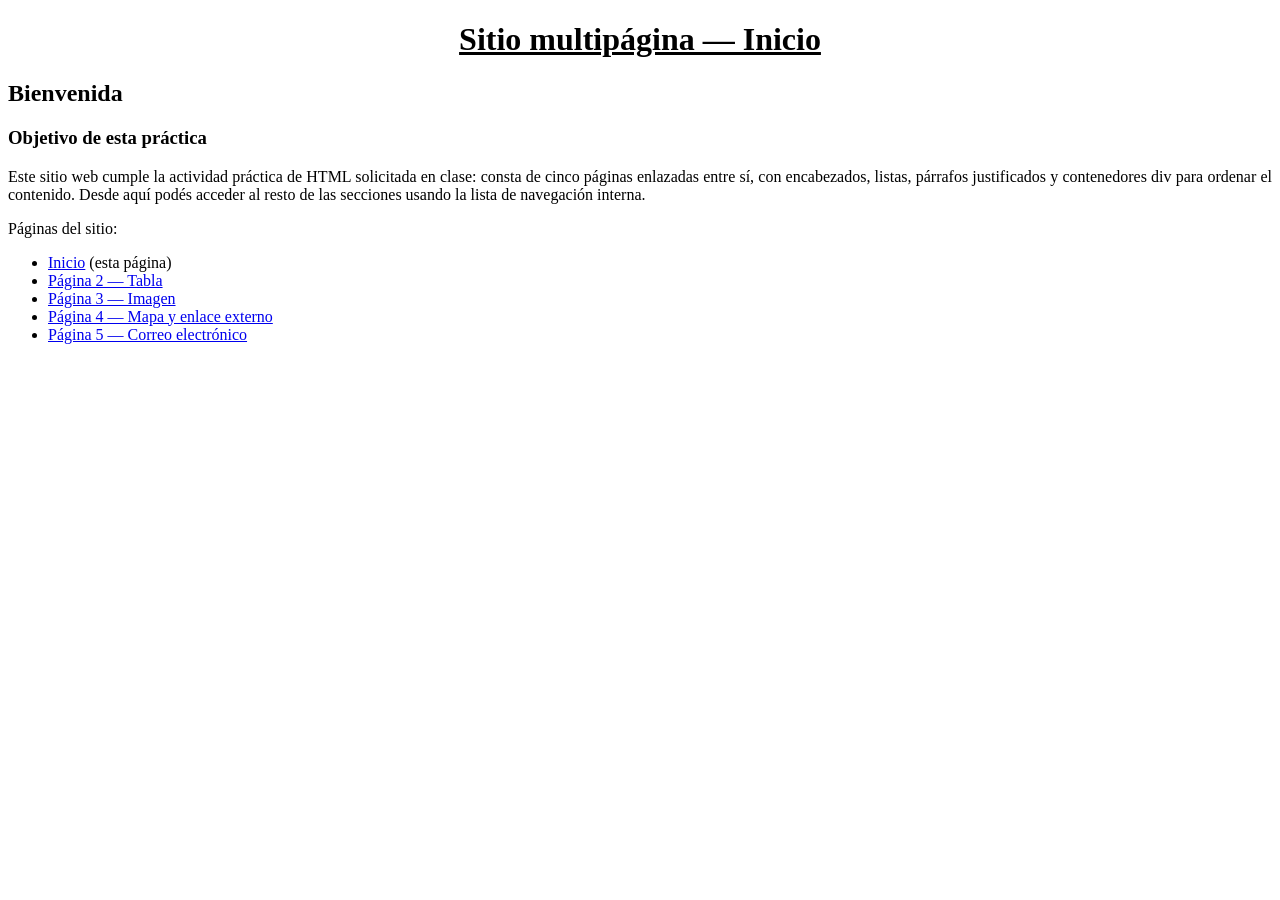
<file: Clase 2 - Ejercitacion en clase/index.html>
<!DOCTYPE html>
<html lang="es">
<head>
  <meta charset="UTF-8">
  <meta name="viewport" content="width=device-width, initial-scale=1.0">
  <title>Inicio — Ejercitación en clase</title>
</head>
<body style="font-family:'Times New Roman',Times,serif;">

  <div>
    <h1 style="text-align:center; text-decoration:underline;">Sitio multipágina — Inicio</h1>
    <h2>Bienvenida</h2>
    <h3>Objetivo de esta práctica</h3>
  </div>

  <div>
    <p style="text-align:justify;">
      Este sitio web cumple la actividad práctica de HTML solicitada en clase: consta de cinco páginas enlazadas entre sí,
      con encabezados, listas, párrafos justificados y contenedores div para ordenar el contenido. Desde aquí podés
      acceder al resto de las secciones usando la lista de navegación interna.
    </p>
  </div>

  <div>
    <p>Páginas del sitio:</p>
    <ul>
      <li><a href="index.html">Inicio</a> (esta página)</li>
      <li><a href="pagina2.html">Página 2 — Tabla</a></li>
      <li><a href="pagina3.html">Página 3 — Imagen</a></li>
      <li><a href="pagina4.html">Página 4 — Mapa y enlace externo</a></li>
      <li><a href="pagina5.html">Página 5 — Correo electrónico</a></li>
    </ul>
  </div>

</body>
</html>
</file>
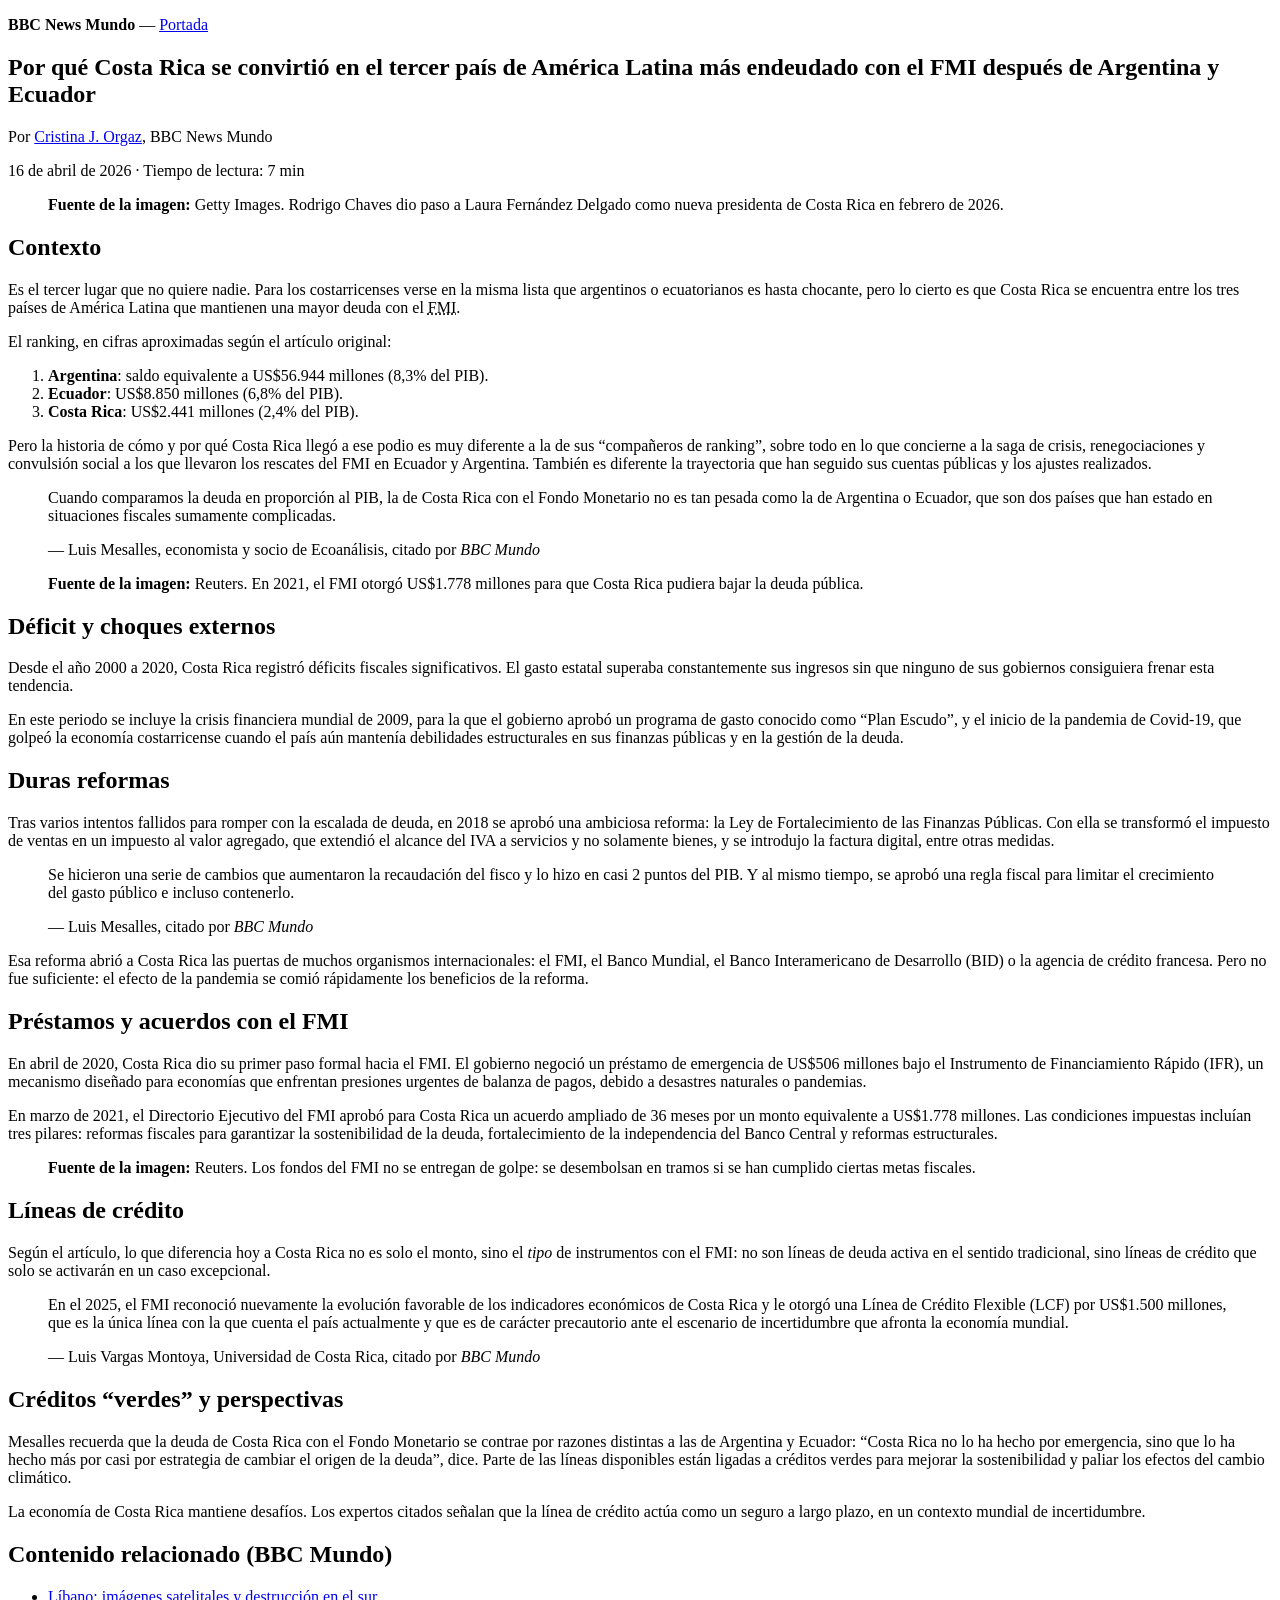
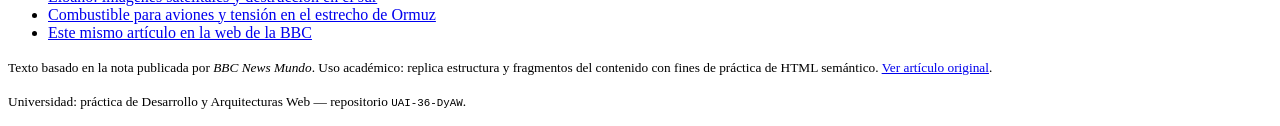
<file: noticia.html>
<!DOCTYPE html>
<html lang="es">
<head>
  <meta charset="UTF-8">
  <meta name="viewport" content="width=device-width, initial-scale=1.0">
  <title>Por qué Costa Rica se convirtió en el tercer país de América Latina más endeudado con el FMI — BBC Mundo</title>
</head>
<body>

  <header>
    <p><strong>BBC News Mundo</strong> — <a href="https://www.bbc.com/mundo">Portada</a></p>
  </header>

  <main>
    <article>
      <header>
        <h1>Por qué Costa Rica se convirtió en el tercer país de América Latina más endeudado con el FMI después de Argentina y Ecuador</h1>

        <p>
          Por <a href="https://www.bbc.com/mundo/topics/c8d12n7e2ept">Cristina J. Orgaz</a>,
          <span>BBC News Mundo</span>
        </p>

        <p>
          <time datetime="2026-04-16">16 de abril de 2026</time>
          · Tiempo de lectura: 7 min
        </p>
      </header>

      <figure>
        <figcaption>
          <strong>Fuente de la imagen:</strong> Getty Images.
          Rodrigo Chaves dio paso a Laura Fernández Delgado como nueva presidenta de Costa Rica en febrero de 2026.
        </figcaption>
      </figure>

      <section aria-labelledby="titulo-contexto">
        <h2 id="titulo-contexto">Contexto</h2>

        <p>
          Es el tercer lugar que no quiere nadie. Para los costarricenses verse en la misma lista que argentinos o ecuatorianos es hasta chocante,
          pero lo cierto es que Costa Rica se encuentra entre los tres países de América Latina que mantienen una mayor deuda con el
          <abbr title="Fondo Monetario Internacional">FMI</abbr>.
        </p>

        <p>El ranking, en cifras aproximadas según el artículo original:</p>

        <ol>
          <li><strong>Argentina</strong>: saldo equivalente a US$56.944 millones (8,3% del PIB).</li>
          <li><strong>Ecuador</strong>: US$8.850 millones (6,8% del PIB).</li>
          <li><strong>Costa Rica</strong>: US$2.441 millones (2,4% del PIB).</li>
        </ol>

        <p>
          Pero la historia de cómo y por qué Costa Rica llegó a ese podio es muy diferente a la de sus “compañeros de ranking”,
          sobre todo en lo que concierne a la saga de crisis, renegociaciones y convulsión social a los que llevaron los rescates del FMI
          en Ecuador y Argentina. También es diferente la trayectoria que han seguido sus cuentas públicas y los ajustes realizados.
        </p>

        <blockquote cite="https://www.bbc.com/mundo/articles/cz0e9l8vg7jo">
          <p>
            Cuando comparamos la deuda en proporción al PIB, la de Costa Rica con el Fondo Monetario no es tan pesada como la de Argentina o Ecuador,
            que son dos países que han estado en situaciones fiscales sumamente complicadas.
          </p>
          <footer>— Luis Mesalles, economista y socio de Ecoanálisis, citado por <cite>BBC Mundo</cite></footer>
        </blockquote>
      </section>

      <figure>
        <figcaption>
          <strong>Fuente de la imagen:</strong> Reuters.
          En 2021, el FMI otorgó US$1.778 millones para que Costa Rica pudiera bajar la deuda pública.
        </figcaption>
      </figure>

      <section aria-labelledby="titulo-historia">
        <h2 id="titulo-historia">Déficit y choques externos</h2>

        <p>
          Desde el año 2000 a 2020, Costa Rica registró déficits fiscales significativos. El gasto estatal superaba constantemente sus ingresos
          sin que ninguno de sus gobiernos consiguiera frenar esta tendencia.
        </p>

        <p>
          En este periodo se incluye la crisis financiera mundial de 2009, para la que el gobierno aprobó un programa de gasto conocido como “Plan Escudo”,
          y el inicio de la pandemia de Covid-19, que golpeó la economía costarricense cuando el país aún mantenía debilidades estructurales
          en sus finanzas públicas y en la gestión de la deuda.
        </p>
      </section>

      <section aria-labelledby="titulo-reformas">
        <h2 id="titulo-reformas">Duras reformas</h2>

        <p>
          Tras varios intentos fallidos para romper con la escalada de deuda, en 2018 se aprobó una ambiciosa reforma: la Ley de Fortalecimiento de las Finanzas Públicas.
          Con ella se transformó el impuesto de ventas en un impuesto al valor agregado, que extendió el alcance del IVA a servicios y no solamente bienes,
          y se introdujo la factura digital, entre otras medidas.
        </p>

        <blockquote cite="https://www.bbc.com/mundo/articles/cz0e9l8vg7jo">
          <p>
            Se hicieron una serie de cambios que aumentaron la recaudación del fisco y lo hizo en casi 2 puntos del PIB.
            Y al mismo tiempo, se aprobó una regla fiscal para limitar el crecimiento del gasto público e incluso contenerlo.
          </p>
          <footer>— Luis Mesalles, citado por <cite>BBC Mundo</cite></footer>
        </blockquote>

        <p>
          Esa reforma abrió a Costa Rica las puertas de muchos organismos internacionales: el FMI, el Banco Mundial, el Banco Interamericano de Desarrollo (BID)
          o la agencia de crédito francesa. Pero no fue suficiente: el efecto de la pandemia se comió rápidamente los beneficios de la reforma.
        </p>
      </section>

      <section aria-labelledby="titulo-fmi">
        <h2 id="titulo-fmi">Préstamos y acuerdos con el FMI</h2>

        <p>
          En abril de 2020, Costa Rica dio su primer paso formal hacia el FMI. El gobierno negoció un préstamo de emergencia de US$506 millones bajo el
          Instrumento de Financiamiento Rápido (IFR), un mecanismo diseñado para economías que enfrentan presiones urgentes de balanza de pagos,
          debido a desastres naturales o pandemias.
        </p>

        <p>
          En marzo de 2021, el Directorio Ejecutivo del FMI aprobó para Costa Rica un acuerdo ampliado de 36 meses por un monto equivalente a US$1.778 millones.
          Las condiciones impuestas incluían tres pilares: reformas fiscales para garantizar la sostenibilidad de la deuda, fortalecimiento de la independencia
          del Banco Central y reformas estructurales.
        </p>

        <figure>
          <figcaption>
            <strong>Fuente de la imagen:</strong> Reuters.
            Los fondos del FMI no se entregan de golpe: se desembolsan en tramos si se han cumplido ciertas metas fiscales.
          </figcaption>
        </figure>
      </section>

      <section aria-labelledby="titulo-lineas">
        <h2 id="titulo-lineas">Líneas de crédito</h2>

        <p>
          Según el artículo, lo que diferencia hoy a Costa Rica no es solo el monto, sino el <em>tipo</em> de instrumentos con el FMI:
          no son líneas de deuda activa en el sentido tradicional, sino líneas de crédito que solo se activarán en un caso excepcional.
        </p>

        <blockquote cite="https://www.bbc.com/mundo/articles/cz0e9l8vg7jo">
          <p>
            En el 2025, el FMI reconoció nuevamente la evolución favorable de los indicadores económicos de Costa Rica y le otorgó una Línea de Crédito Flexible (LCF)
            por US$1.500 millones, que es la única línea con la que cuenta el país actualmente y que es de carácter precautorio ante el escenario de incertidumbre
            que afronta la economía mundial.
          </p>
          <footer>— Luis Vargas Montoya, Universidad de Costa Rica, citado por <cite>BBC Mundo</cite></footer>
        </blockquote>
      </section>

      <section aria-labelledby="titulo-verdes">
        <h2 id="titulo-verdes">Créditos “verdes” y perspectivas</h2>

        <p>
          Mesalles recuerda que la deuda de Costa Rica con el Fondo Monetario se contrae por razones distintas a las de Argentina y Ecuador:
          “Costa Rica no lo ha hecho por emergencia, sino que lo ha hecho más por casi por estrategia de cambiar el origen de la deuda”, dice.
          Parte de las líneas disponibles están ligadas a créditos verdes para mejorar la sostenibilidad y paliar los efectos del cambio climático.
        </p>

        <p>
          La economía de Costa Rica mantiene desafíos. Los expertos citados señalan que la línea de crédito actúa como un seguro a largo plazo,
          en un contexto mundial de incertidumbre.
        </p>
      </section>

      <aside aria-labelledby="titulo-relacionado">
        <h2 id="titulo-relacionado">Contenido relacionado (BBC Mundo)</h2>
        <nav aria-label="Artículos relacionados">
          <ul>
            <li><a href="https://www.bbc.com/mundo/articles/cd0rpdp0rdyo">Líbano: imágenes satelitales y destrucción en el sur</a></li>
            <li><a href="https://www.bbc.com/mundo/articles/cr51p765g8lo">Combustible para aviones y tensión en el estrecho de Ormuz</a></li>
            <li><a href="https://www.bbc.com/mundo/articles/cz0e9l8vg7jo">Este mismo artículo en la web de la BBC</a></li>
          </ul>
        </nav>
      </aside>

      <footer>
        <p>
          <small>
            Texto basado en la nota publicada por <cite>BBC News Mundo</cite>.
            Uso académico: replica estructura y fragmentos del contenido con fines de práctica de HTML semántico.
            <a href="https://www.bbc.com/mundo/articles/cz0e9l8vg7jo">Ver artículo original</a>.
          </small>
        </p>
      </footer>
    </article>
  </main>

  <footer>
    <p><small>Universidad: práctica de Desarrollo y Arquitecturas Web — repositorio <code>UAI-36-DyAW</code>.</small></p>
  </footer>

</body>
</html>
</file>
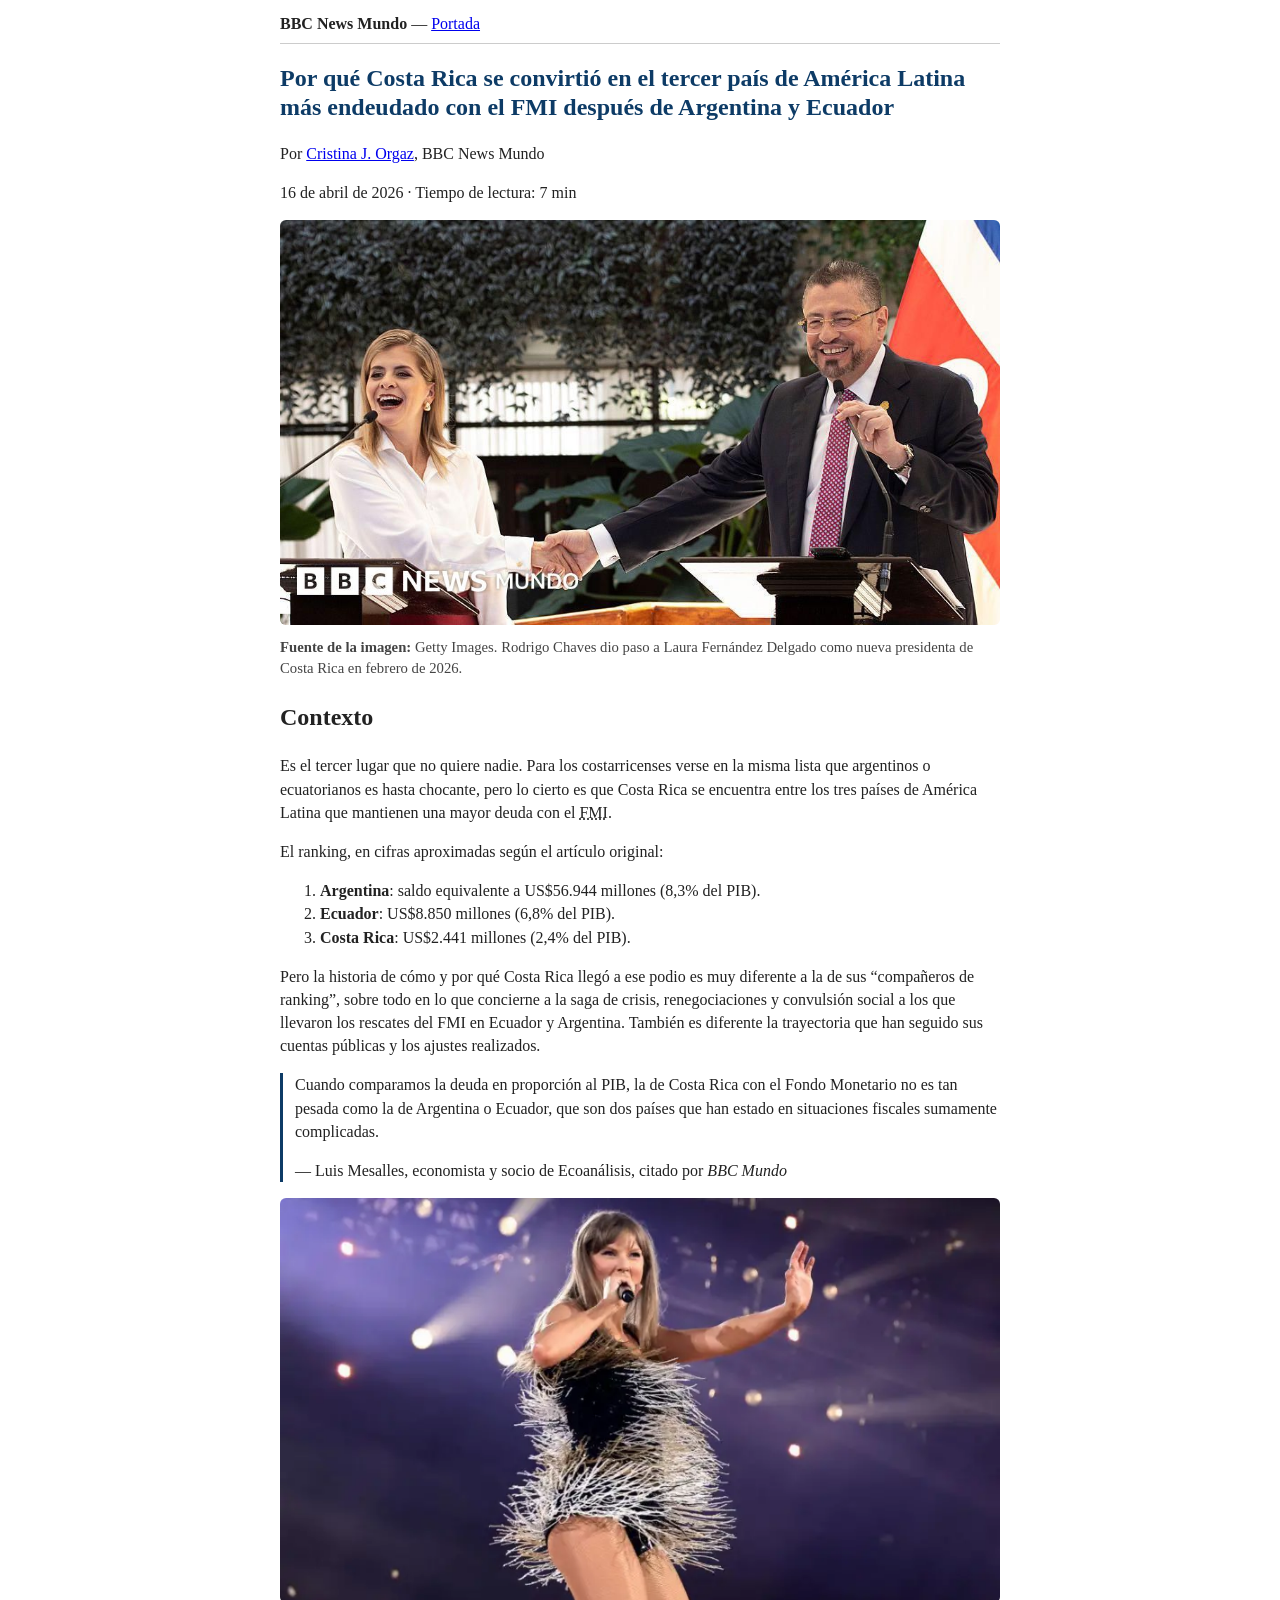
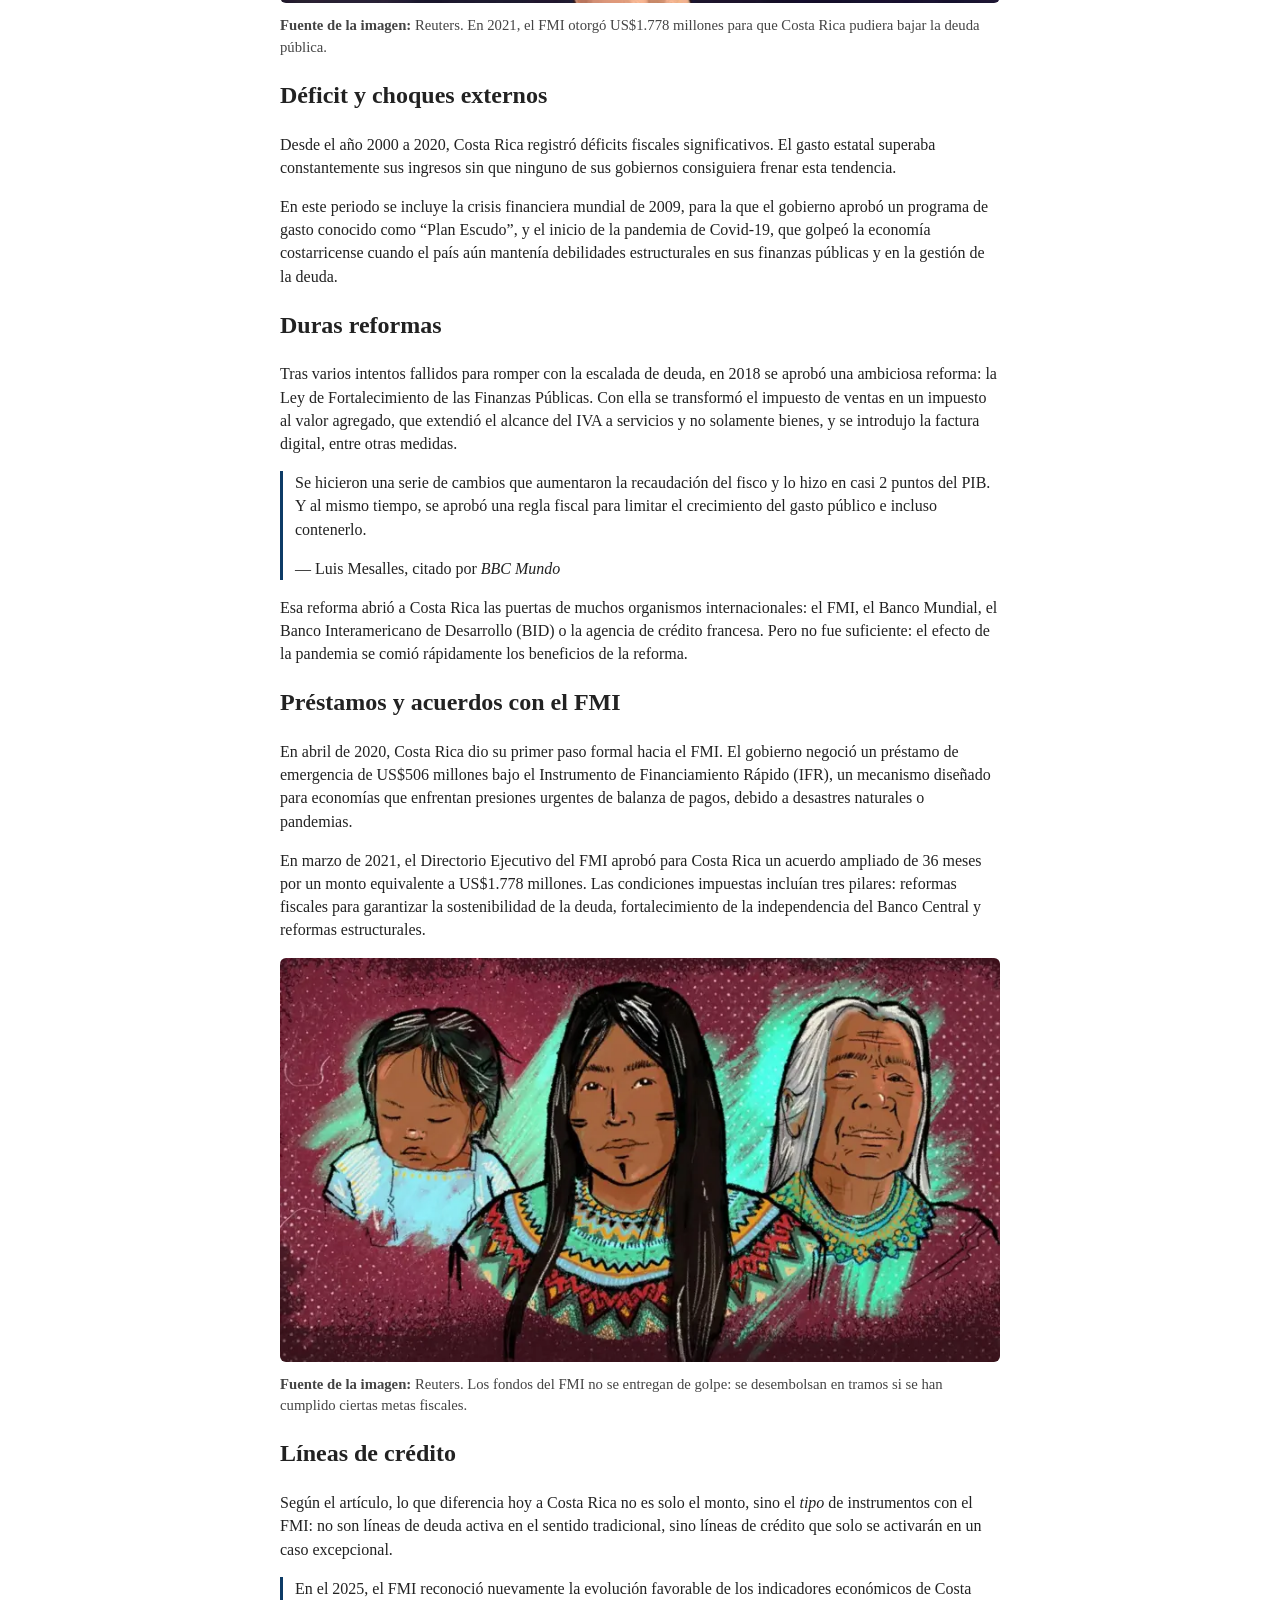
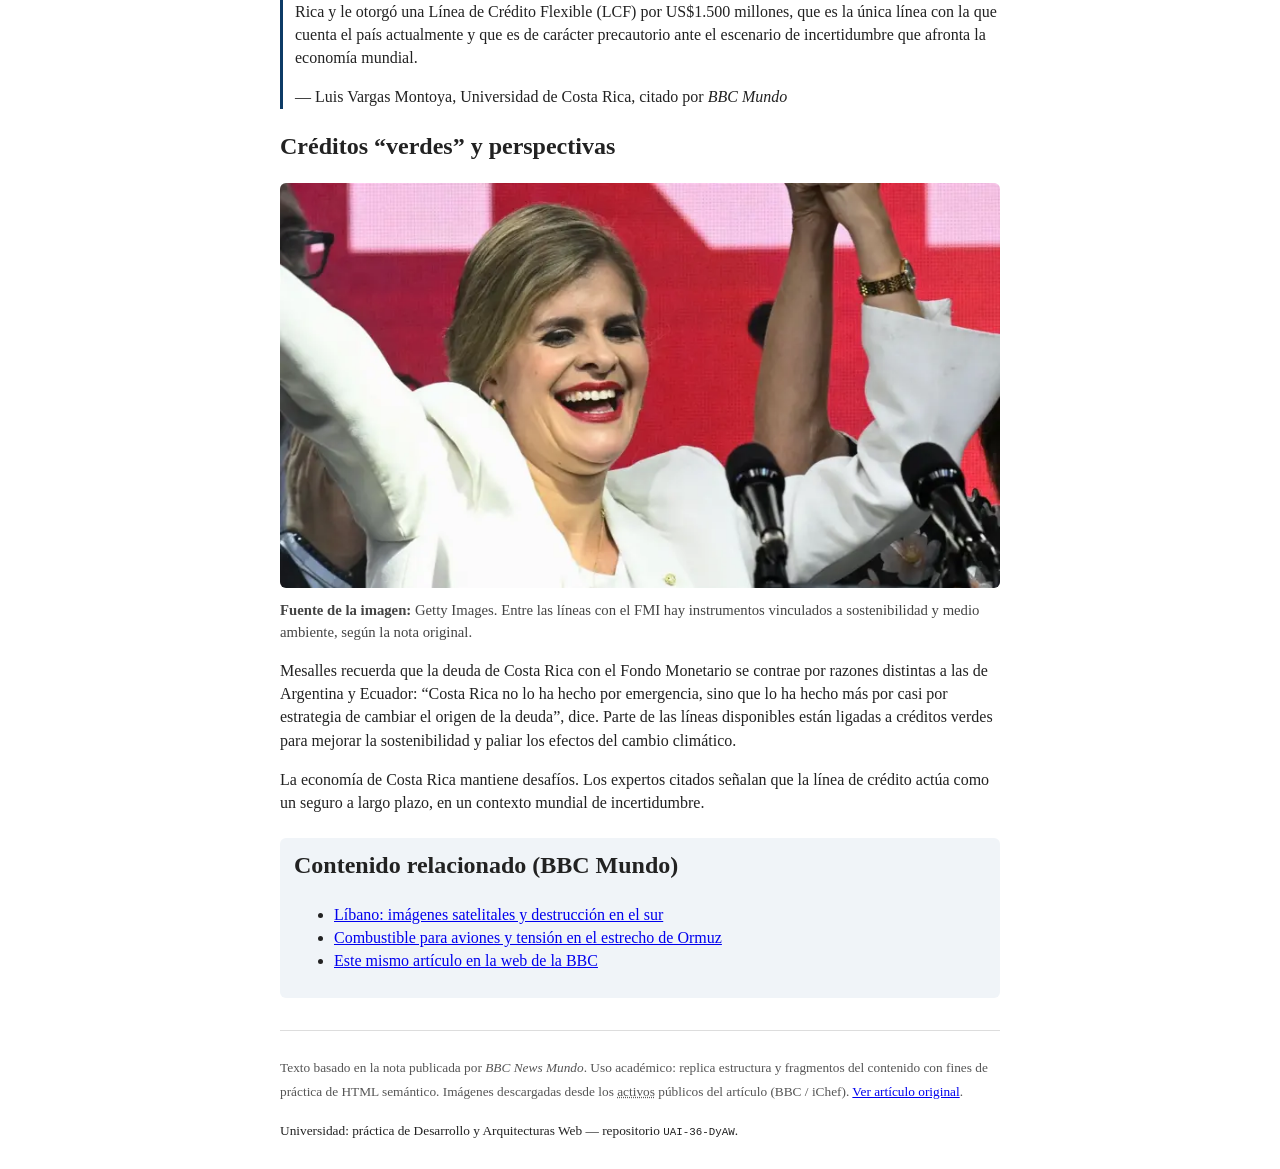
<file: Clase 2 - Actividad/noticia.html>
<!DOCTYPE html>
<html lang="es">
<head>
  <meta charset="UTF-8">
  <meta name="viewport" content="width=device-width, initial-scale=1.0">
  <title>Por qué Costa Rica se convirtió en el tercer país de América Latina más endeudado con el FMI — BBC Mundo</title>
</head>
<body style="max-width:720px; margin:0 auto; padding:12px; font-family:Georgia,serif; line-height:1.45; color:#222;">

  <header style="border-bottom:1px solid #ccc; padding-bottom:8px; margin-bottom:12px;">
    <p style="margin:0;"><strong>BBC News Mundo</strong> — <a href="https://www.bbc.com/mundo">Portada</a></p>
  </header>

  <main>
    <article>
      <header>
        <h1 style="color:#0d3b66; line-height:1.2;">Por qué Costa Rica se convirtió en el tercer país de América Latina más endeudado con el FMI después de Argentina y Ecuador</h1>

        <p>
          Por <a href="https://www.bbc.com/mundo/topics/c8d12n7e2ept">Cristina J. Orgaz</a>,
          <span>BBC News Mundo</span>
        </p>

        <p>
          <time datetime="2026-04-16">16 de abril de 2026</time>
          · Tiempo de lectura: 7 min
        </p>
      </header>

      <figure style="margin:1rem 0;">
        <img src="img/01-principal.jpg" alt="Rodrigo Chaves y Laura Fernández Delgado, autoridades de Costa Rica" width="720" style="max-width:100%; height:auto; border-radius:6px;">
        <figcaption style="font-size:0.92em; color:#444; margin-top:6px;">
          <strong>Fuente de la imagen:</strong> Getty Images.
          Rodrigo Chaves dio paso a Laura Fernández Delgado como nueva presidenta de Costa Rica en febrero de 2026.
        </figcaption>
      </figure>

      <section aria-labelledby="titulo-contexto">
        <h2 id="titulo-contexto">Contexto</h2>

        <p>
          Es el tercer lugar que no quiere nadie. Para los costarricenses verse en la misma lista que argentinos o ecuatorianos es hasta chocante,
          pero lo cierto es que Costa Rica se encuentra entre los tres países de América Latina que mantienen una mayor deuda con el
          <abbr title="Fondo Monetario Internacional">FMI</abbr>.
        </p>

        <p>El ranking, en cifras aproximadas según el artículo original:</p>

        <ol>
          <li><strong>Argentina</strong>: saldo equivalente a US$56.944 millones (8,3% del PIB).</li>
          <li><strong>Ecuador</strong>: US$8.850 millones (6,8% del PIB).</li>
          <li><strong>Costa Rica</strong>: US$2.441 millones (2,4% del PIB).</li>
        </ol>

        <p>
          Pero la historia de cómo y por qué Costa Rica llegó a ese podio es muy diferente a la de sus “compañeros de ranking”,
          sobre todo en lo que concierne a la saga de crisis, renegociaciones y convulsión social a los que llevaron los rescates del FMI
          en Ecuador y Argentina. También es diferente la trayectoria que han seguido sus cuentas públicas y los ajustes realizados.
        </p>

        <blockquote cite="https://www.bbc.com/mundo/articles/cz0e9l8vg7jo" style="border-left:3px solid #0d3b66; padding-left:12px; margin:1rem 0;">
          <p>
            Cuando comparamos la deuda en proporción al PIB, la de Costa Rica con el Fondo Monetario no es tan pesada como la de Argentina o Ecuador,
            que son dos países que han estado en situaciones fiscales sumamente complicadas.
          </p>
          <footer>— Luis Mesalles, economista y socio de Ecoanálisis, citado por <cite>BBC Mundo</cite></footer>
        </blockquote>
      </section>

      <figure style="margin:1rem 0;">
        <img src="img/02-acuerdo-fmi.webp" alt="Edificio del Fondo Monetario Internacional en Washington" width="800" style="max-width:100%; height:auto; border-radius:6px;">
        <figcaption style="font-size:0.92em; color:#444; margin-top:6px;">
          <strong>Fuente de la imagen:</strong> Reuters.
          En 2021, el FMI otorgó US$1.778 millones para que Costa Rica pudiera bajar la deuda pública.
        </figcaption>
      </figure>

      <section aria-labelledby="titulo-historia">
        <h2 id="titulo-historia">Déficit y choques externos</h2>

        <p>
          Desde el año 2000 a 2020, Costa Rica registró déficits fiscales significativos. El gasto estatal superaba constantemente sus ingresos
          sin que ninguno de sus gobiernos consiguiera frenar esta tendencia.
        </p>

        <p>
          En este periodo se incluye la crisis financiera mundial de 2009, para la que el gobierno aprobó un programa de gasto conocido como “Plan Escudo”,
          y el inicio de la pandemia de Covid-19, que golpeó la economía costarricense cuando el país aún mantenía debilidades estructurales
          en sus finanzas públicas y en la gestión de la deuda.
        </p>
      </section>

      <section aria-labelledby="titulo-reformas">
        <h2 id="titulo-reformas">Duras reformas</h2>

        <p>
          Tras varios intentos fallidos para romper con la escalada de deuda, en 2018 se aprobó una ambiciosa reforma: la Ley de Fortalecimiento de las Finanzas Públicas.
          Con ella se transformó el impuesto de ventas en un impuesto al valor agregado, que extendió el alcance del IVA a servicios y no solamente bienes,
          y se introdujo la factura digital, entre otras medidas.
        </p>

        <blockquote cite="https://www.bbc.com/mundo/articles/cz0e9l8vg7jo" style="border-left:3px solid #0d3b66; padding-left:12px; margin:1rem 0;">
          <p>
            Se hicieron una serie de cambios que aumentaron la recaudación del fisco y lo hizo en casi 2 puntos del PIB.
            Y al mismo tiempo, se aprobó una regla fiscal para limitar el crecimiento del gasto público e incluso contenerlo.
          </p>
          <footer>— Luis Mesalles, citado por <cite>BBC Mundo</cite></footer>
        </blockquote>

        <p>
          Esa reforma abrió a Costa Rica las puertas de muchos organismos internacionales: el FMI, el Banco Mundial, el Banco Interamericano de Desarrollo (BID)
          o la agencia de crédito francesa. Pero no fue suficiente: el efecto de la pandemia se comió rápidamente los beneficios de la reforma.
        </p>
      </section>

      <section aria-labelledby="titulo-fmi">
        <h2 id="titulo-fmi">Préstamos y acuerdos con el FMI</h2>

        <p>
          En abril de 2020, Costa Rica dio su primer paso formal hacia el FMI. El gobierno negoció un préstamo de emergencia de US$506 millones bajo el
          Instrumento de Financiamiento Rápido (IFR), un mecanismo diseñado para economías que enfrentan presiones urgentes de balanza de pagos,
          debido a desastres naturales o pandemias.
        </p>

        <p>
          En marzo de 2021, el Directorio Ejecutivo del FMI aprobó para Costa Rica un acuerdo ampliado de 36 meses por un monto equivalente a US$1.778 millones.
          Las condiciones impuestas incluían tres pilares: reformas fiscales para garantizar la sostenibilidad de la deuda, fortalecimiento de la independencia
          del Banco Central y reformas estructurales.
        </p>

        <figure style="margin:1rem 0;">
          <img src="img/03-desembolsos.webp" alt="Fachada con logos del FMI y del Banco Mundial" width="800" style="max-width:100%; height:auto; border-radius:6px;">
          <figcaption style="font-size:0.92em; color:#444; margin-top:6px;">
            <strong>Fuente de la imagen:</strong> Reuters.
            Los fondos del FMI no se entregan de golpe: se desembolsan en tramos si se han cumplido ciertas metas fiscales.
          </figcaption>
        </figure>
      </section>

      <section aria-labelledby="titulo-lineas">
        <h2 id="titulo-lineas">Líneas de crédito</h2>

        <p>
          Según el artículo, lo que diferencia hoy a Costa Rica no es solo el monto, sino el <em>tipo</em> de instrumentos con el FMI:
          no son líneas de deuda activa en el sentido tradicional, sino líneas de crédito que solo se activarán en un caso excepcional.
        </p>

        <blockquote cite="https://www.bbc.com/mundo/articles/cz0e9l8vg7jo" style="border-left:3px solid #0d3b66; padding-left:12px; margin:1rem 0;">
          <p>
            En el 2025, el FMI reconoció nuevamente la evolución favorable de los indicadores económicos de Costa Rica y le otorgó una Línea de Crédito Flexible (LCF)
            por US$1.500 millones, que es la única línea con la que cuenta el país actualmente y que es de carácter precautorio ante el escenario de incertidumbre
            que afronta la economía mundial.
          </p>
          <footer>— Luis Vargas Montoya, Universidad de Costa Rica, citado por <cite>BBC Mundo</cite></footer>
        </blockquote>
      </section>

      <section aria-labelledby="titulo-verdes">
        <h2 id="titulo-verdes">Créditos “verdes” y perspectivas</h2>

        <figure style="margin:1rem 0;">
          <img src="img/04-medio-ambiente.webp" alt="Paisaje natural con vegetación, alusión a finanzas sostenibles y medio ambiente" width="800" style="max-width:100%; height:auto; border-radius:6px;">
          <figcaption style="font-size:0.92em; color:#444; margin-top:6px;">
            <strong>Fuente de la imagen:</strong> Getty Images.
            Entre las líneas con el FMI hay instrumentos vinculados a sostenibilidad y medio ambiente, según la nota original.
          </figcaption>
        </figure>

        <p>
          Mesalles recuerda que la deuda de Costa Rica con el Fondo Monetario se contrae por razones distintas a las de Argentina y Ecuador:
          “Costa Rica no lo ha hecho por emergencia, sino que lo ha hecho más por casi por estrategia de cambiar el origen de la deuda”, dice.
          Parte de las líneas disponibles están ligadas a créditos verdes para mejorar la sostenibilidad y paliar los efectos del cambio climático.
        </p>

        <p>
          La economía de Costa Rica mantiene desafíos. Los expertos citados señalan que la línea de crédito actúa como un seguro a largo plazo,
          en un contexto mundial de incertidumbre.
        </p>
      </section>

      <aside aria-labelledby="titulo-relacionado" style="background:#f0f4f8; padding:10px 14px; border-radius:6px; margin-top:1.5rem;">
        <h2 id="titulo-relacionado" style="margin-top:0;">Contenido relacionado (BBC Mundo)</h2>
        <nav aria-label="Artículos relacionados">
          <ul>
            <li><a href="https://www.bbc.com/mundo/articles/cd0rpdp0rdyo">Líbano: imágenes satelitales y destrucción en el sur</a></li>
            <li><a href="https://www.bbc.com/mundo/articles/cr51p765g8lo">Combustible para aviones y tensión en el estrecho de Ormuz</a></li>
            <li><a href="https://www.bbc.com/mundo/articles/cz0e9l8vg7jo">Este mismo artículo en la web de la BBC</a></li>
          </ul>
        </nav>
      </aside>

      <footer style="margin-top:2rem; padding-top:8px; border-top:1px solid #ddd;">
        <p>
          <small style="color:#555;">
            Texto basado en la nota publicada por <cite>BBC News Mundo</cite>.
            Uso académico: replica estructura y fragmentos del contenido con fines de práctica de HTML semántico.
            Imágenes descargadas desde los <abbr title="Recursos asociados al artículo en BBC">activos</abbr> públicos del artículo (BBC / iChef).
            <a href="https://www.bbc.com/mundo/articles/cz0e9l8vg7jo">Ver artículo original</a>.
          </small>
        </p>
      </footer>
    </article>
  </main>

  <footer>
    <p><small>Universidad: práctica de Desarrollo y Arquitecturas Web — repositorio <code>UAI-36-DyAW</code>.</small></p>
  </footer>

</body>
</html>
</file>
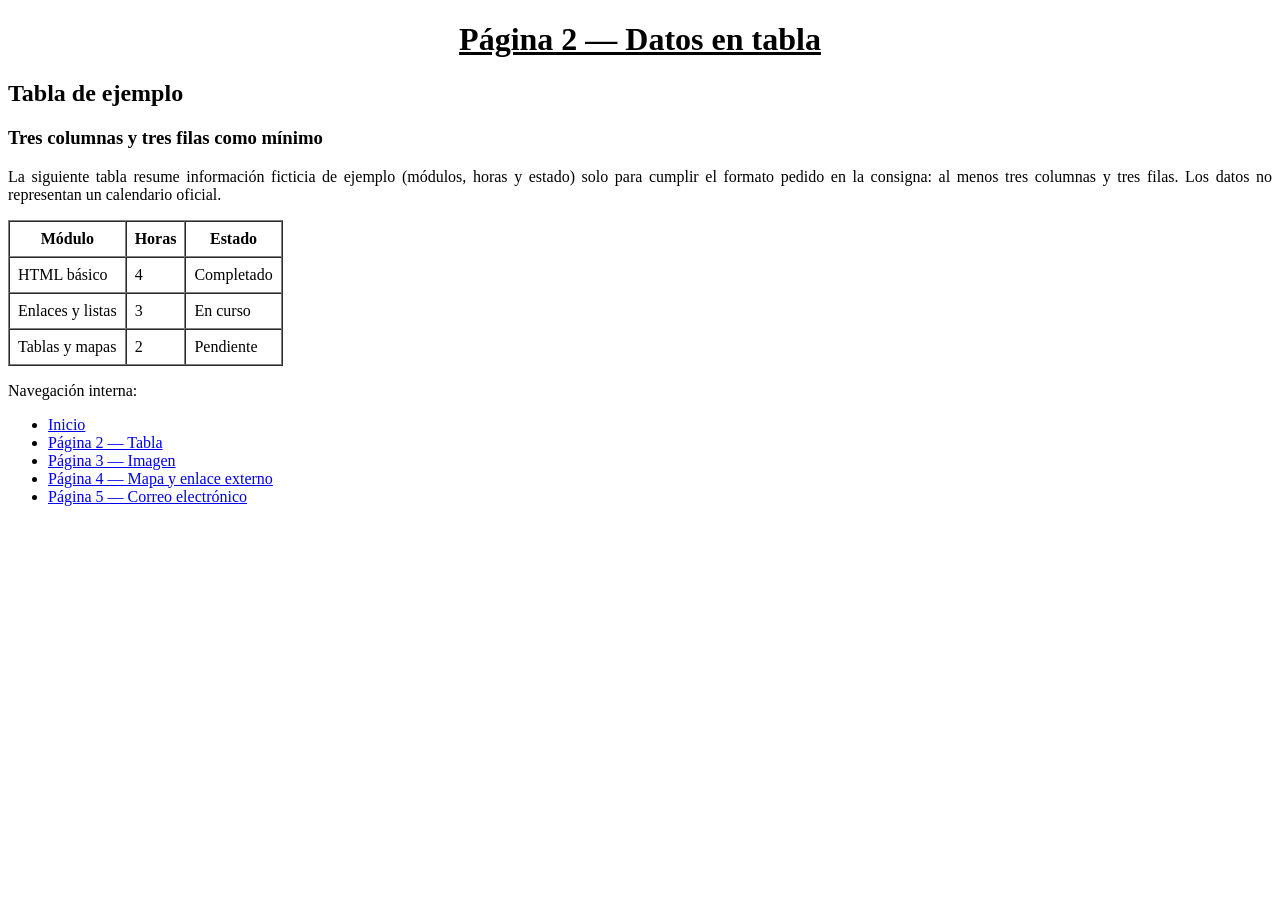
<file: Clase 2 - Ejercitacion en clase/pagina2.html>
<!DOCTYPE html>
<html lang="es">
<head>
  <meta charset="UTF-8">
  <meta name="viewport" content="width=device-width, initial-scale=1.0">
  <title>Página 2 — Tabla</title>
</head>
<body style="font-family:'Times New Roman',Times,serif;">

  <div>
    <h1 style="text-align:center; text-decoration:underline;">Página 2 — Datos en tabla</h1>
    <h2>Tabla de ejemplo</h2>
    <h3>Tres columnas y tres filas como mínimo</h3>
  </div>

  <div>
    <p style="text-align:justify;">
      La siguiente tabla resume información ficticia de ejemplo (módulos, horas y estado) solo para cumplir el formato
      pedido en la consigna: al menos tres columnas y tres filas. Los datos no representan un calendario oficial.
    </p>
  </div>

  <div>
    <table border="1" cellpadding="8" cellspacing="0">
      <tr>
        <th>Módulo</th>
        <th>Horas</th>
        <th>Estado</th>
      </tr>
      <tr>
        <td>HTML básico</td>
        <td>4</td>
        <td>Completado</td>
      </tr>
      <tr>
        <td>Enlaces y listas</td>
        <td>3</td>
        <td>En curso</td>
      </tr>
      <tr>
        <td>Tablas y mapas</td>
        <td>2</td>
        <td>Pendiente</td>
      </tr>
    </table>
  </div>

  <div>
    <p>Navegación interna:</p>
    <ul>
      <li><a href="index.html">Inicio</a></li>
      <li><a href="pagina2.html">Página 2 — Tabla</a></li>
      <li><a href="pagina3.html">Página 3 — Imagen</a></li>
      <li><a href="pagina4.html">Página 4 — Mapa y enlace externo</a></li>
      <li><a href="pagina5.html">Página 5 — Correo electrónico</a></li>
    </ul>
  </div>

</body>
</html>
</file>
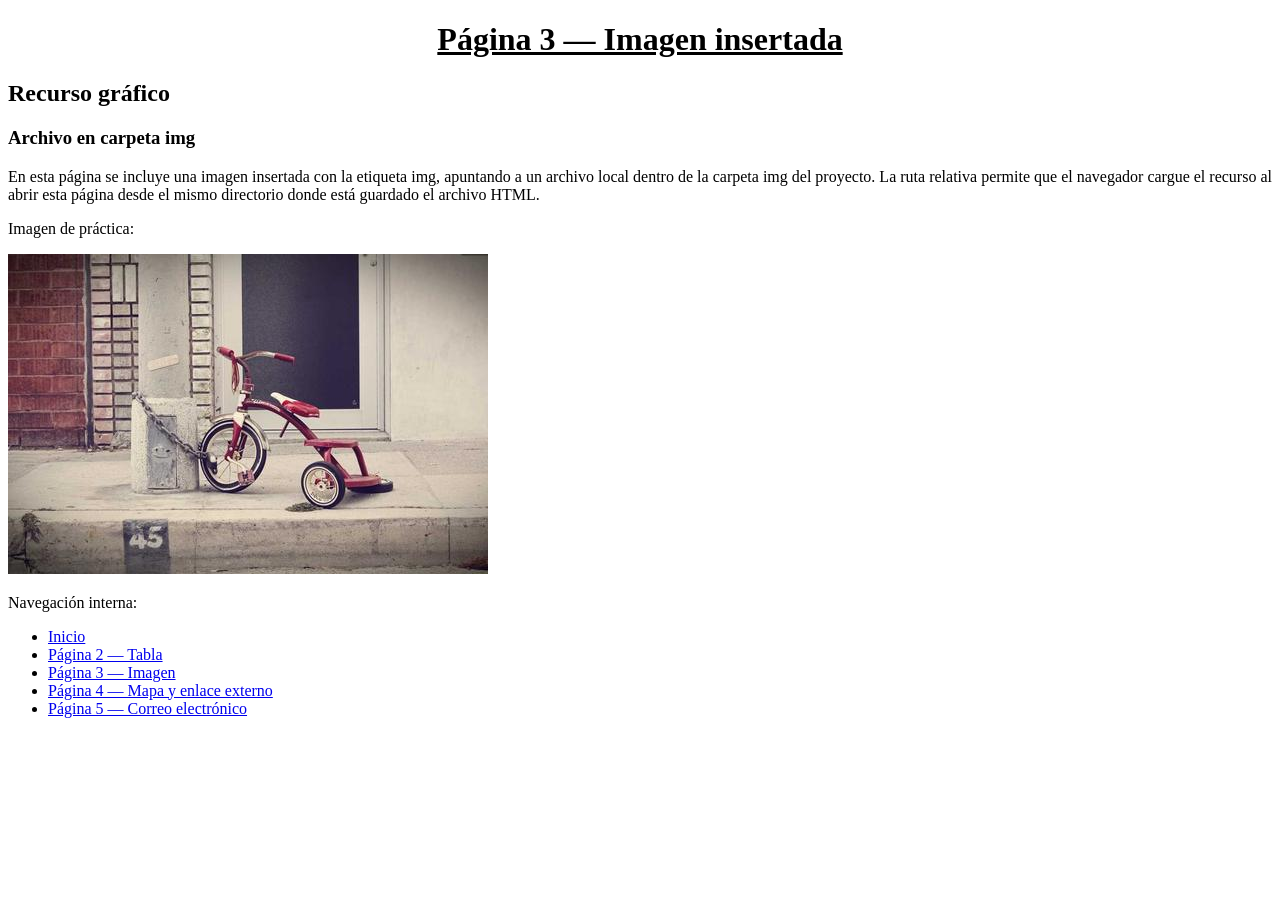
<file: Clase 2 - Ejercitacion en clase/pagina3.html>
<!DOCTYPE html>
<html lang="es">
<head>
  <meta charset="UTF-8">
  <meta name="viewport" content="width=device-width, initial-scale=1.0">
  <title>Página 3 — Imagen</title>
</head>
<body style="font-family:'Times New Roman',Times,serif;">

  <div>
    <h1 style="text-align:center; text-decoration:underline;">Página 3 — Imagen insertada</h1>
    <h2>Recurso gráfico</h2>
    <h3>Archivo en carpeta img</h3>
  </div>

  <div>
    <p style="text-align:justify;">
      En esta página se incluye una imagen insertada con la etiqueta img, apuntando a un archivo local dentro de la
      carpeta img del proyecto. La ruta relativa permite que el navegador cargue el recurso al abrir esta página desde
      el mismo directorio donde está guardado el archivo HTML.
    </p>
  </div>

  <div>
    <p>Imagen de práctica:</p>
    <p><img src="img/practica.jpg" alt="Imagen de ejemplo para la ejercitación en clase" width="480" height="320"></p>
  </div>

  <div>
    <p>Navegación interna:</p>
    <ul>
      <li><a href="index.html">Inicio</a></li>
      <li><a href="pagina2.html">Página 2 — Tabla</a></li>
      <li><a href="pagina3.html">Página 3 — Imagen</a></li>
      <li><a href="pagina4.html">Página 4 — Mapa y enlace externo</a></li>
      <li><a href="pagina5.html">Página 5 — Correo electrónico</a></li>
    </ul>
  </div>

</body>
</html>
</file>
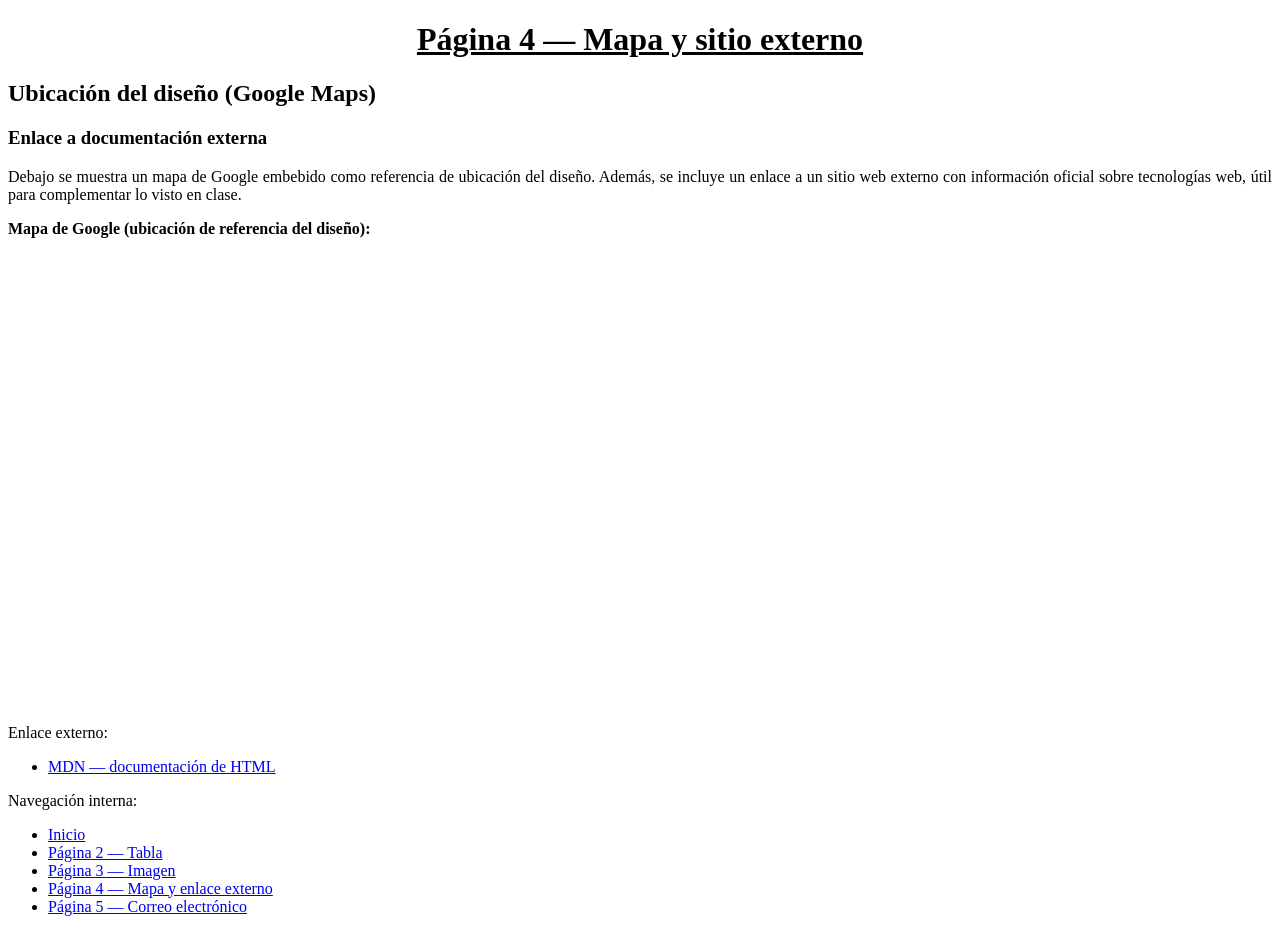
<file: Clase 2 - Ejercitacion en clase/pagina4.html>
<!DOCTYPE html>
<html lang="es">
<head>
  <meta charset="UTF-8">
  <meta name="viewport" content="width=device-width, initial-scale=1.0">
  <title>Página 4 — Mapa y enlace externo</title>
</head>
<body style="font-family:'Times New Roman',Times,serif;">

  <div>
    <h1 style="text-align:center; text-decoration:underline;">Página 4 — Mapa y sitio externo</h1>
    <h2>Ubicación del diseño (Google Maps)</h2>
    <h3>Enlace a documentación externa</h3>
  </div>

  <div>
    <p style="text-align:justify;">
      Debajo se muestra un mapa de Google embebido como referencia de ubicación del diseño. Además, se incluye un
      enlace a un sitio web externo con información oficial sobre tecnologías web, útil para complementar lo visto en
      clase.
    </p>
  </div>

  <div>
    <p><strong>Mapa de Google (ubicación de referencia del diseño):</strong></p>
    <iframe
      title="Mapa de Google — ubicación de referencia"
      src="https://www.google.com/maps?q=Obelisco+Buenos+Aires&amp;output=embed"
      width="600"
      height="450"
      style="border:0;"
      loading="lazy"
      allowfullscreen
      referrerpolicy="no-referrer-when-downgrade">
    </iframe>
  </div>

  <div>
    <p>Enlace externo:</p>
    <ul>
      <li><a href="https://developer.mozilla.org/es/docs/Web/HTML" target="_blank" rel="noopener noreferrer">MDN — documentación de HTML</a></li>
    </ul>
  </div>

  <div>
    <p>Navegación interna:</p>
    <ul>
      <li><a href="index.html">Inicio</a></li>
      <li><a href="pagina2.html">Página 2 — Tabla</a></li>
      <li><a href="pagina3.html">Página 3 — Imagen</a></li>
      <li><a href="pagina4.html">Página 4 — Mapa y enlace externo</a></li>
      <li><a href="pagina5.html">Página 5 — Correo electrónico</a></li>
    </ul>
  </div>

</body>
</html>
</file>
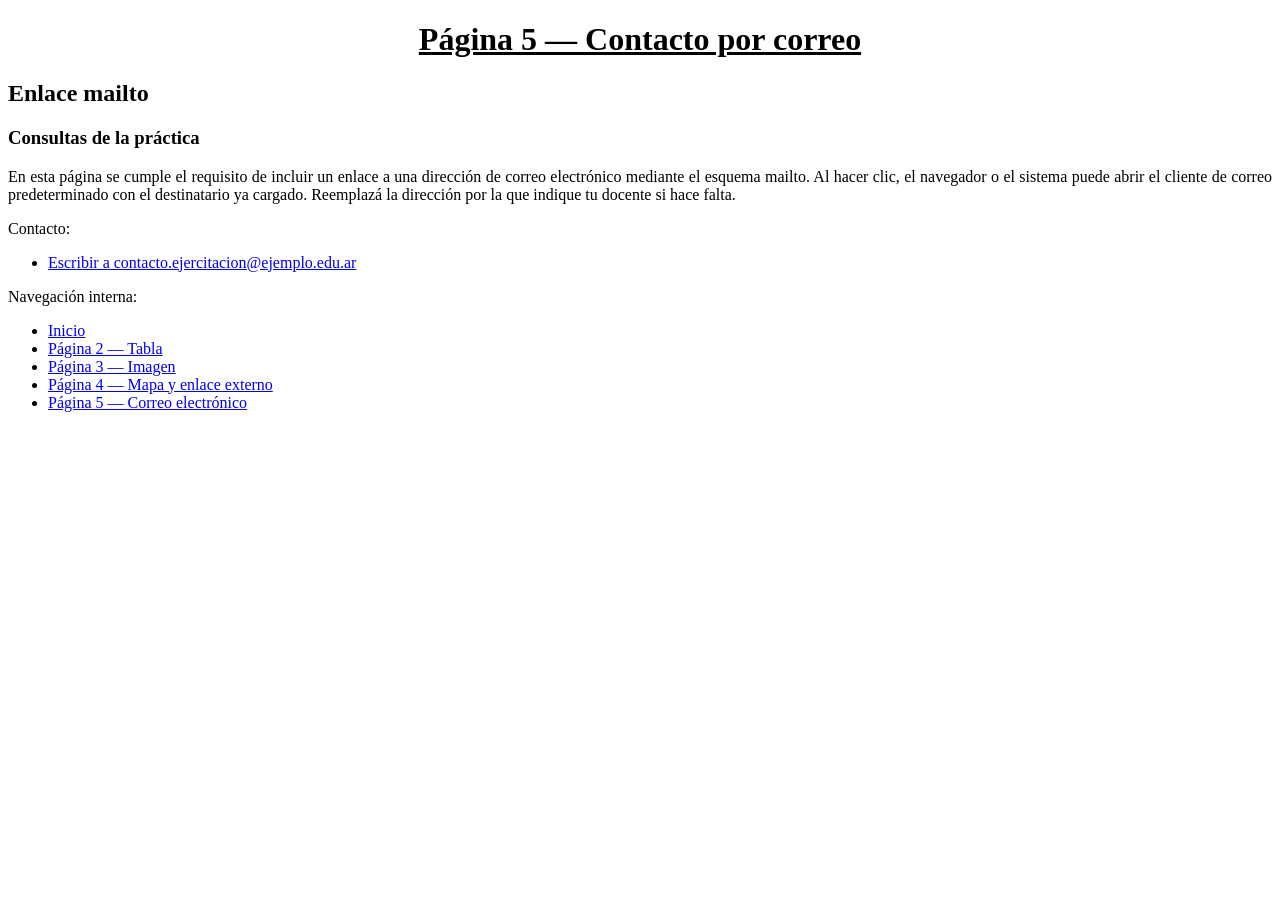
<file: Clase 2 - Ejercitacion en clase/pagina5.html>
<!DOCTYPE html>
<html lang="es">
<head>
  <meta charset="UTF-8">
  <meta name="viewport" content="width=device-width, initial-scale=1.0">
  <title>Página 5 — Correo electrónico</title>
</head>
<body style="font-family:'Times New Roman',Times,serif;">

  <div>
    <h1 style="text-align:center; text-decoration:underline;">Página 5 — Contacto por correo</h1>
    <h2>Enlace mailto</h2>
    <h3>Consultas de la práctica</h3>
  </div>

  <div>
    <p style="text-align:justify;">
      En esta página se cumple el requisito de incluir un enlace a una dirección de correo electrónico mediante el
      esquema mailto. Al hacer clic, el navegador o el sistema puede abrir el cliente de correo predeterminado con el
      destinatario ya cargado. Reemplazá la dirección por la que indique tu docente si hace falta.
    </p>
  </div>

  <div>
    <p>Contacto:</p>
    <ul>
      <li><a href="mailto:contacto.ejercitacion@ejemplo.edu.ar?subject=Consulta%20HTML%20clase">Escribir a contacto.ejercitacion@ejemplo.edu.ar</a></li>
    </ul>
  </div>

  <div>
    <p>Navegación interna:</p>
    <ul>
      <li><a href="index.html">Inicio</a></li>
      <li><a href="pagina2.html">Página 2 — Tabla</a></li>
      <li><a href="pagina3.html">Página 3 — Imagen</a></li>
      <li><a href="pagina4.html">Página 4 — Mapa y enlace externo</a></li>
      <li><a href="pagina5.html">Página 5 — Correo electrónico</a></li>
    </ul>
  </div>

</body>
</html>
</file>
